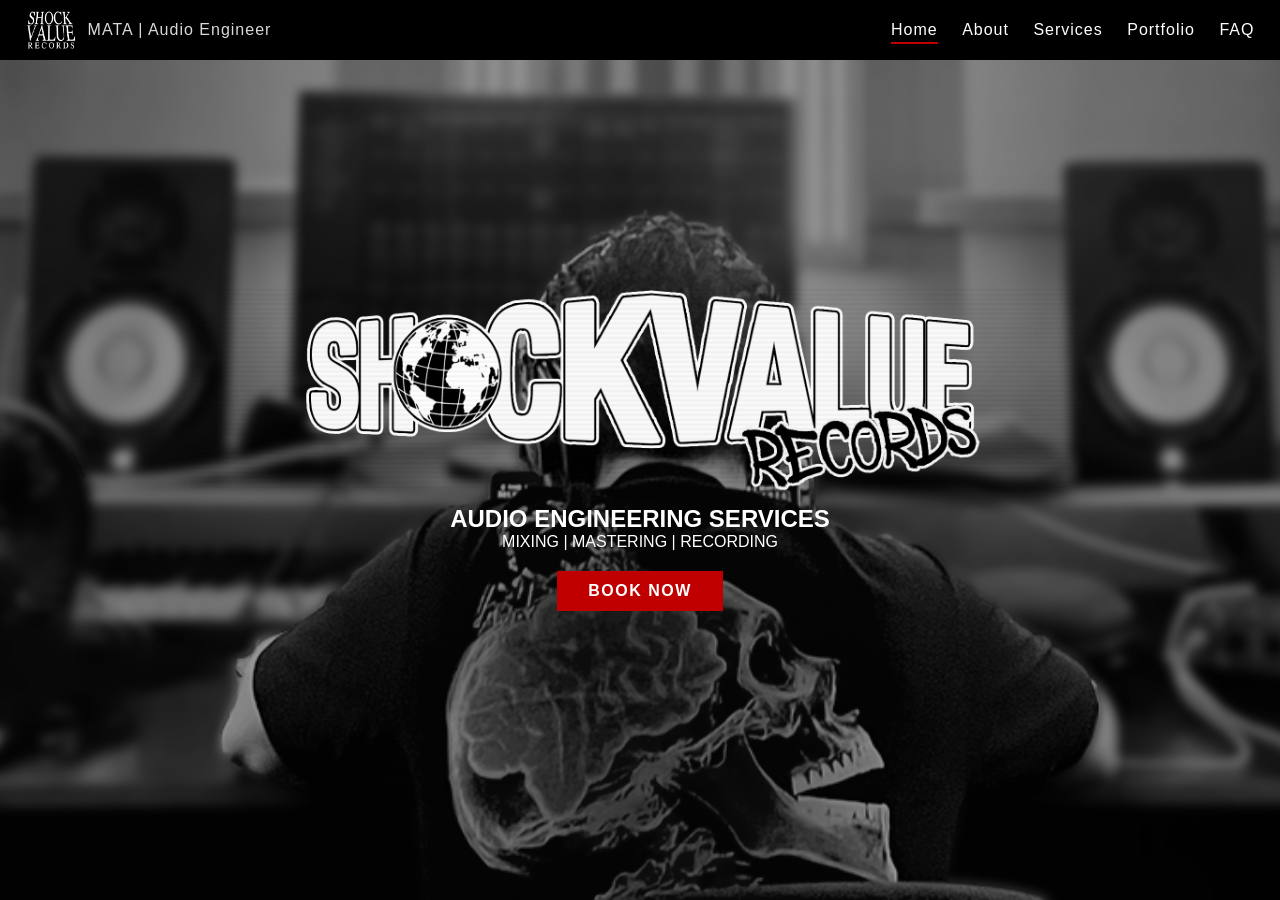
<file: index.html>
<!DOCTYPE html>
<html lang="en">
<head>
  <meta charset="UTF-8">
  <meta name="viewport" content="width=device-width, initial-scale=1.0">
  <title>Shock Value Records</title>

  <link rel="stylesheet" href="assets/style.css">
</head>
<body>
<header class="navbar">
  <div class="nav-container">
    <div class="logo">
  <a href="index.html" class="logo-wrap">
    <img src="assets/images/svrecslogo.png" alt="Shock Value Logo">
    <span class="logo-text">MATA | Audio Engineer</span>
  </a>
</div>

<div class="nav-right">

  <div class="hamburger" id="hamburger">
    <span></span>
    <span></span>
    <span></span>
  </div>

  <nav class="nav-links" id="navLinks">
    <a href="index.html" class="active">Home</a>
    <a href="about.html">About</a>
    <a href="services.html">Services</a>
    <a href="portfolio.html">Portfolio</a>
    <a href="faq.html">FAQ</a>
  </nav>
</div>
  </div>
</header>
	<section class="hero">

  <div class="hero-overlay"></div>

  <div class="hero-content">
    
    <img src="assets/images/svrecs_officiallogo.png"
         alt="Shock Value Records Logo"
         class="hero-logo">

    <h2>AUDIO ENGINEERING SERVICES</h2>
    <p>MIXING | MASTERING | RECORDING</p>

    <a href="https://form.jotform.com/260591308871057" 
   class="btn-primary" 
   target="_blank" 
   rel="noopener">
   BOOK NOW
</a>

  </div>

</section>
	<script src="assets/script.js"></script>
</body>
</html>
</file>
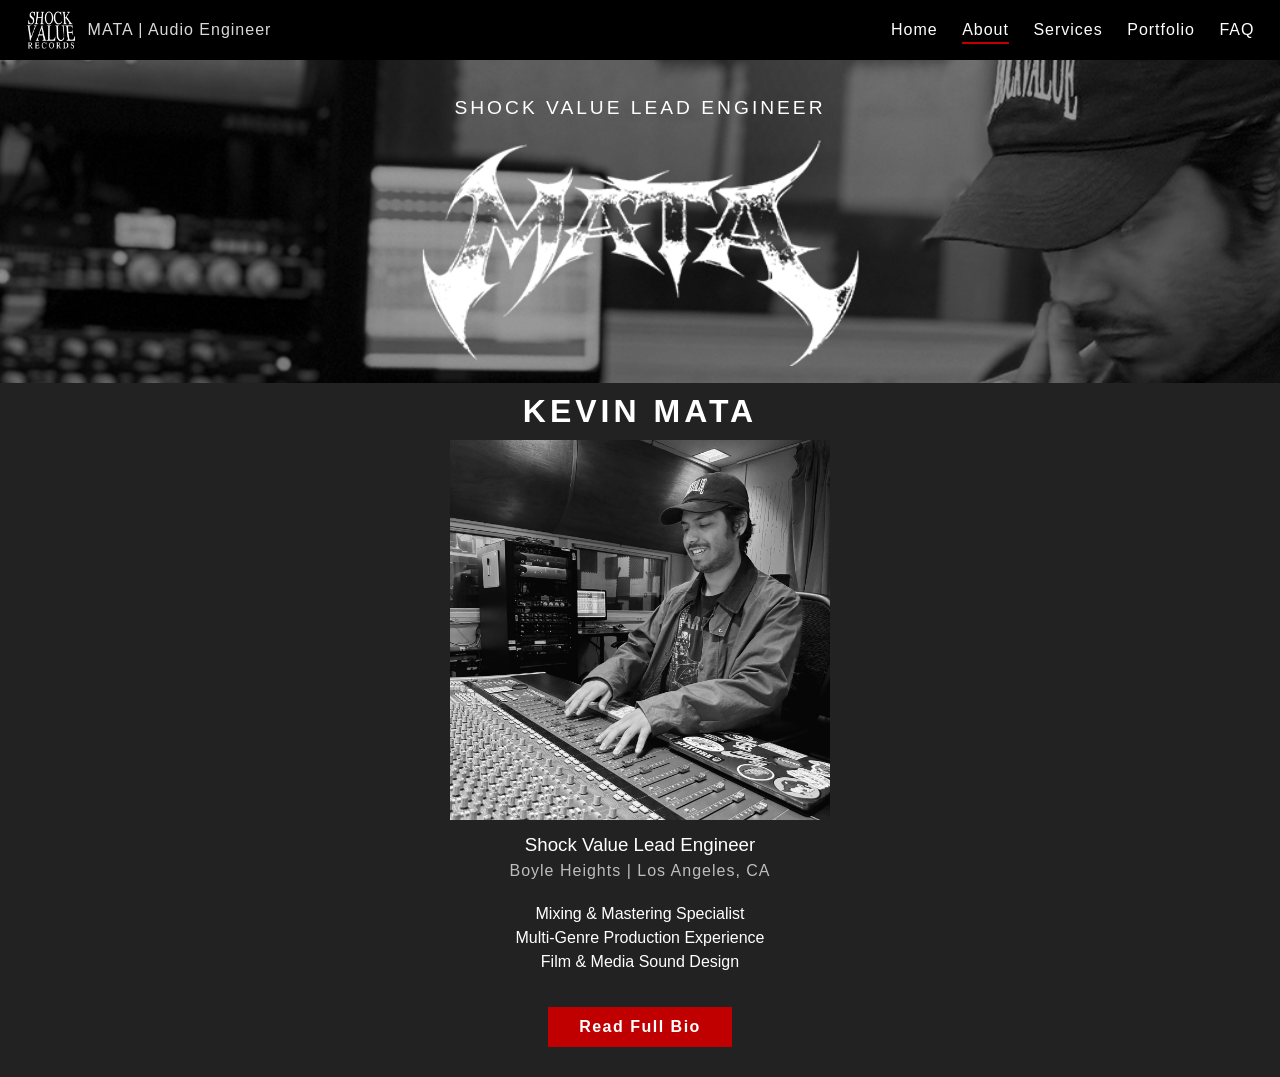
<file: about.html>
<!DOCTYPE html>
<html lang="en">
<head>
  <meta charset="UTF-8">
  <meta name="viewport" content="width=device-width, initial-scale=1.0">
  <title>Shock Value Records</title>

  <link rel="stylesheet" href="assets/style.css">
</head>
<body>
<header class="navbar">
  <div class="nav-container">
    <div class="logo">
  <a href="index.html" class="logo-wrap">
    <img src="assets/images/svrecslogo.png" alt="Shock Value Logo">
    <span class="logo-text">MATA | Audio Engineer</span>
  </a>
</div>

<div class="nav-right">

  <div class="hamburger" id="hamburger">
    <span></span>
    <span></span>
    <span></span>
  </div>

  <nav class="nav-links" id="navLinks">
    <a href="index.html">Home</a>
    <a href="about.html" class="active">About</a>
    <a href="services.html">Services</a>
    <a href="portfolio.html">Portfolio</a>
    <a href="faq.html">FAQ</a>
  </nav>
</div>
  </div>
</header>
	<section class="about-hero">

  <div class="about-hero-overlay"></div>

  <div class="about-hero-content">

    <h1>SHOCK VALUE LEAD ENGINEER</h1>

    <img src="assets/images/aboutmata.jpg"
         alt="Mata Logo"
         class="about-hero-logo">

  </div>

</section>
	<section class="about-intro">

  <div class="about-intro-wrapper">

    <h2 class="about-name">KEVIN MATA</h2>

<img src="assets/images/aboutpic.jpg"
     alt="Kevin Mata"
     class="about-image">

    <h3 class="about-title">Shock Value Lead Engineer</h3>

    <p class="location">Boyle Heights | Los Angeles, CA</p>

    <div class="about-specialties">
      <p>Mixing & Mastering Specialist</p>
      <p>Multi-Genre Production Experience</p>
      <p>Film & Media Sound Design</p>
    </div>

    <a href="#" class="btn-primary" id="bioToggle">Read Full Bio</a>
	  
  </div>
</section>
<section class="about-full-bio" id="fullBio">

  <div class="bio-wrapper">

    <p>
      Kevin Mata is a talented and experienced audio engineer born and raised in Boyle Heights, Los Angeles.
      Growing up in a neighborhood (by mariachi plaza) where music was a powerful form of expression,
      Kevin found his passion early on. With years of experience producing music
      for local artists, his dedication to his craft led him to pursue formal education
      in audio engineering, where he honed his skills in mixing, mastering, and production. He presented a fresh and very unique perspective to the audio world from his eyes.
    </p>

    <p>
      Mata specializes in transforming raw tracks into polished, professional sounds
      ready for the spotlight. A keen ear for detail and a commitment to quality,
      he ensures every element resonates perfectly with the client's vision.
    </p>

    <p>
      Having worked with emerging artists and seasoned professionals alike,
      Kevin brings a personalized approach to every project.
      His expertise spans from professional mixing & mastering, live recording,
      vocal tuning, film & video sound design, and multi cross-genre production.
    </p>

  </div>

</section>
	<script src="assets/script.js"></script>
</body>
</html>
</file>
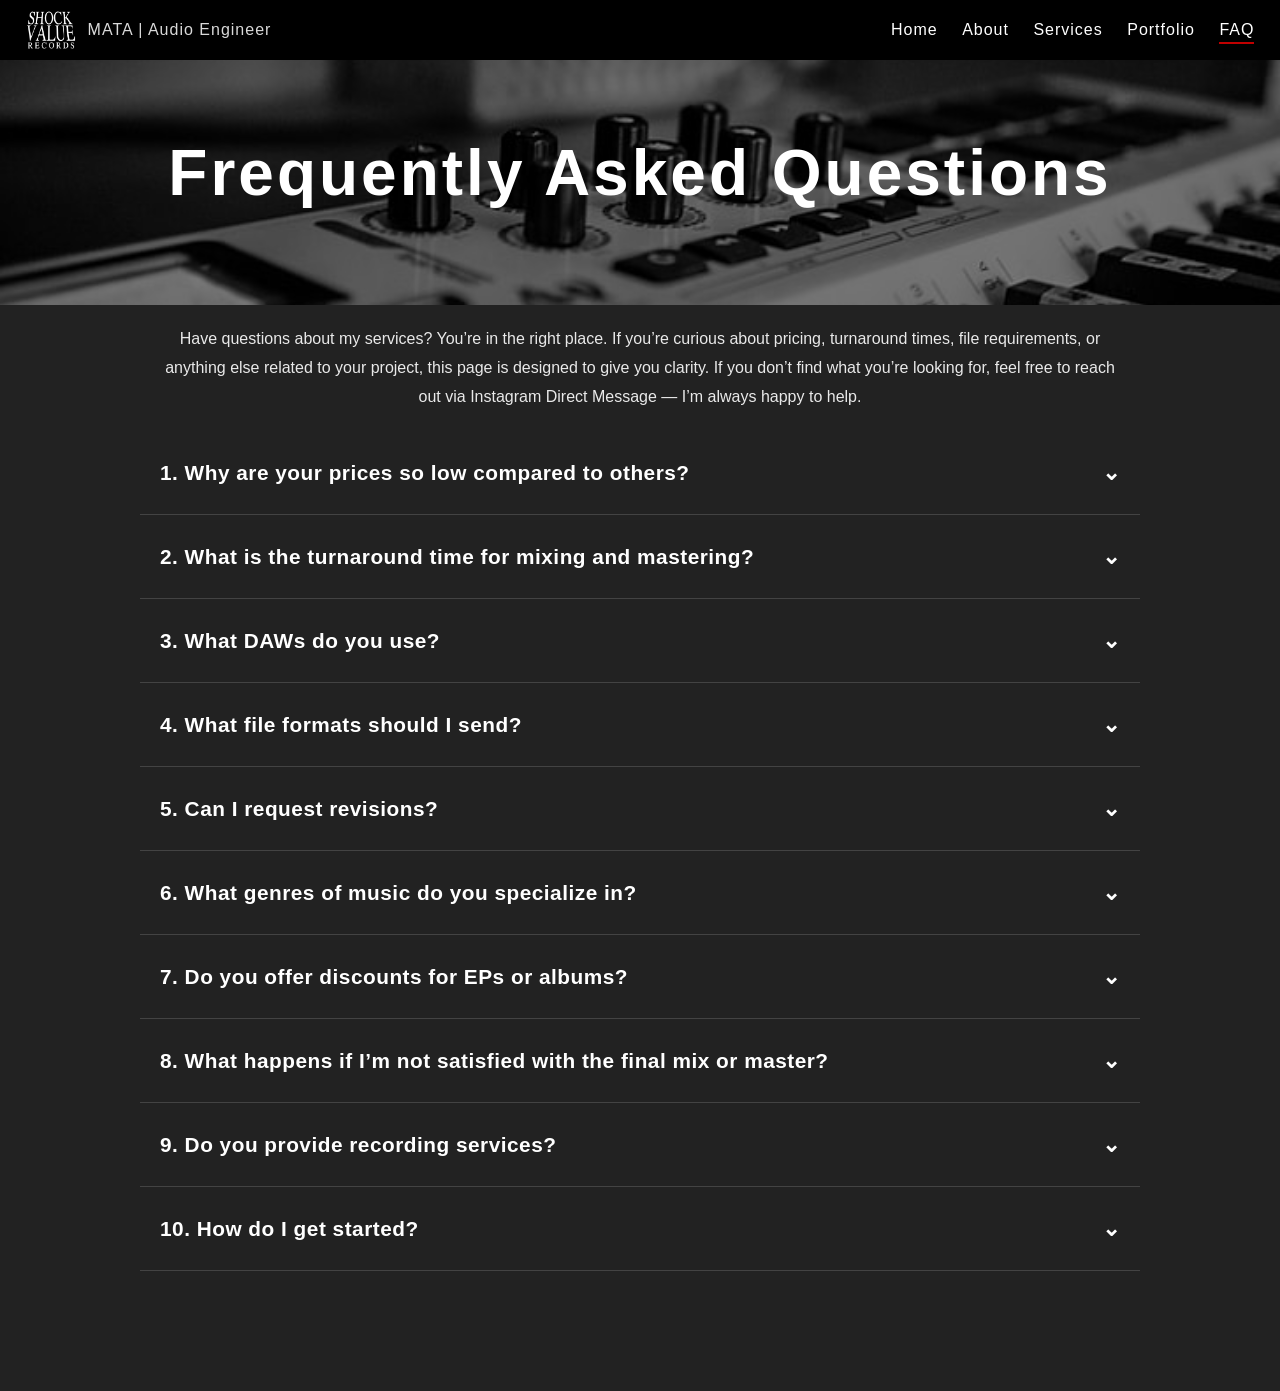
<file: faq.html>
<!DOCTYPE html>
<html lang="en">
<head>
  <meta charset="UTF-8">
  <meta name="viewport" content="width=device-width, initial-scale=1.0">
  <title>FAQ | Shock Value Records</title>

  <link rel="stylesheet" href="assets/style.css">
</head>

<body>

<header class="navbar">
  <div class="nav-container">

    <div class="logo">
      <a href="index.html" class="logo-wrap">
        <img src="assets/images/svrecslogo.png" alt="Shock Value Logo">
        <span class="logo-text">MATA | Audio Engineer</span>
      </a>
    </div>

    <div class="nav-right">

      <div class="hamburger" id="hamburger">
        <span></span>
        <span></span>
        <span></span>
      </div>

      <nav class="nav-links" id="navLinks">
        <a href="index.html">Home</a>
        <a href="about.html">About</a>
        <a href="services.html">Services</a>
        <a href="portfolio.html">Portfolio</a>
        <a href="faq.html" class="active">FAQ</a>
      </nav>

    </div>

  </div>
</header>

<!-- FAQ HERO -->
<section class="faq-hero">

  <div class="faq-hero-overlay"></div>

  <div class="faq-hero-content">
    <h1>Frequently Asked Questions</h1>
  </div>

</section>

<!-- FAQ INTRO -->
<section class="faq-intro">
  <p>
    Have questions about my services? You’re in the right place. 
    If you’re curious about pricing, turnaround times, file requirements, 
    or anything else related to your project, this page is designed to give you clarity.
    If you don’t find what you’re looking for, feel free to reach out via Instagram Direct Message — I’m always happy to help.
  </p>
</section>

<!-- FAQ LIST -->
<section class="faq-section">

  <div class="faq-container">

    <!-- FAQ ITEM 1 -->
<div class="faq-item">
  <div class="faq-question">
    <span class="faq-text">1. Why are your prices so low compared to others?</span>
    <span class="faq-icon">⌄</span>
  </div>
  <div class="faq-answer">
    <p>
      I strongly believe that high-quality music production should be accessible to everyone, regardless of budget. By keeping my pricing fair and competitive, I aim to help independent artists and smaller projects achieve professional-grade sound without breaking the bank. Rest assured, the quality of work is never compromised.
    </p>
  </div>
</div>

<!-- FAQ ITEM 2 -->
<div class="faq-item">
  <div class="faq-question">
    <span class="faq-text">2. What is the turnaround time for mixing and mastering?</span>
    <span class="faq-icon">⌄</span>
  </div>
  <div class="faq-answer">
    <p>
      Turnaround times depend on the complexity of the project. For single songs, it typically takes 3–5 business days. Larger projects such as EPs or albums may require additional time. If you have a specific deadline, please indicate it in the submission form and I will do my best to accommodate it.
    </p>
  </div>
</div>

<!-- FAQ ITEM 3 -->
<div class="faq-item">
  <div class="faq-question">
    <span class="faq-text">3. What DAWs do you use?</span>
    <span class="faq-icon">⌄</span>
  </div>
  <div class="faq-answer">
    <p>
      I primarily use Pro Tools (certified) and FL Studio to deliver professional-quality mixes and masters. I am also highly experienced in Ableton, Logic Pro, Studio One, and Reason. This versatility allows me to work efficiently across different workflows and project formats.
    </p>
  </div>
</div>

<!-- FAQ ITEM 4 -->
<div class="faq-item">
  <div class="faq-question">
    <span class="faq-text">4. What file formats should I send?</span>
    <span class="faq-icon">⌄</span>
  </div>
  <div class="faq-answer">
    <p>
      Please send all audio files in WAV format, preferably at 48kHz and 24-bit for optimal quality. Be sure to properly label and organize your files before submission. Refer to the upload guidelines in the submission form for naming conventions and file organization tips.
    </p>
  </div>
</div>

<!-- FAQ ITEM 5 -->
<div class="faq-item">
  <div class="faq-question">
    <span class="faq-text">5. Can I request revisions?</span>
    <span class="faq-icon">⌄</span>
  </div>
  <div class="faq-answer">
    <p>
      Absolutely. Each project includes two complimentary revisions to ensure you are fully satisfied with the final result. Additional revisions can be accommodated for a small fee. Clear and detailed feedback will help achieve the best possible outcome.
    </p>
  </div>
</div>

<!-- FAQ ITEM 6 -->
<div class="faq-item">
  <div class="faq-question">
    <span class="faq-text">6. What genres of music do you specialize in?</span>
    <span class="faq-icon">⌄</span>
  </div>
  <div class="faq-answer">
    <p>
      I work across a wide range of genres including Hip-Hop, Pop, EDM (House, Drum & Bass, Dubstep, and more), Rock, Jazz, and beyond. No matter the style, I am committed to delivering a mix and master that complements your unique sound and artistic vision.
    </p>
  </div>
</div>

<!-- FAQ ITEM 7 -->
<div class="faq-item">
  <div class="faq-question">
    <span class="faq-text">7. Do you offer discounts for EPs or albums?</span>
    <span class="faq-icon">⌄</span>
  </div>
  <div class="faq-answer">
    <p>
      Yes. I offer customized pricing for larger projects such as EPs and full-length albums. Fill out the order form for a quote tailored specifically to your project’s scope and needs.
    </p>
  </div>
</div>

<!-- FAQ ITEM 8 -->
<div class="faq-item">
  <div class="faq-question">
    <span class="faq-text">8. What happens if I’m not satisfied with the final mix or master?</span>
    <span class="faq-icon">⌄</span>
  </div>
  <div class="faq-answer">
    <p>
      My goal is to ensure every client is fully satisfied. If adjustments are needed, we will address them within the scope of the original request. Revisions are included as outlined above to make sure the final product aligns with your expectations.
    </p>
  </div>
</div>

<!-- FAQ ITEM 9 -->
<div class="faq-item">
  <div class="faq-question">
    <span class="faq-text">9. Do you provide recording services?</span>
    <span class="faq-icon">⌄</span>
  </div>
  <div class="faq-answer">
    <p>
      Yes. If you are located in the greater Los Angeles area, I offer professional recording sessions designed to capture your best performance. Clients are responsible for booking studio time in advance. I can also accommodate select house-call sessions with portable equipment for streamlined setups.
    </p>
  </div>
</div>

<!-- FAQ ITEM 10 -->
<div class="faq-item">
  <div class="faq-question">
    <span class="faq-text">10. How do I get started?</span>
    <span class="faq-icon">⌄</span>
  </div>
  <div class="faq-answer">
    <p>
      Getting started is simple. Fill out the order form available on this website, upload your files, and you will be contacted to confirm project details before work begins. If you have any questions beforehand, feel free to reach out via Instagram Direct Message.
    </p>
  </div>
</div>

  </div>

</section>

<script src="assets/script.js"></script>
</body>
</html>
</file>
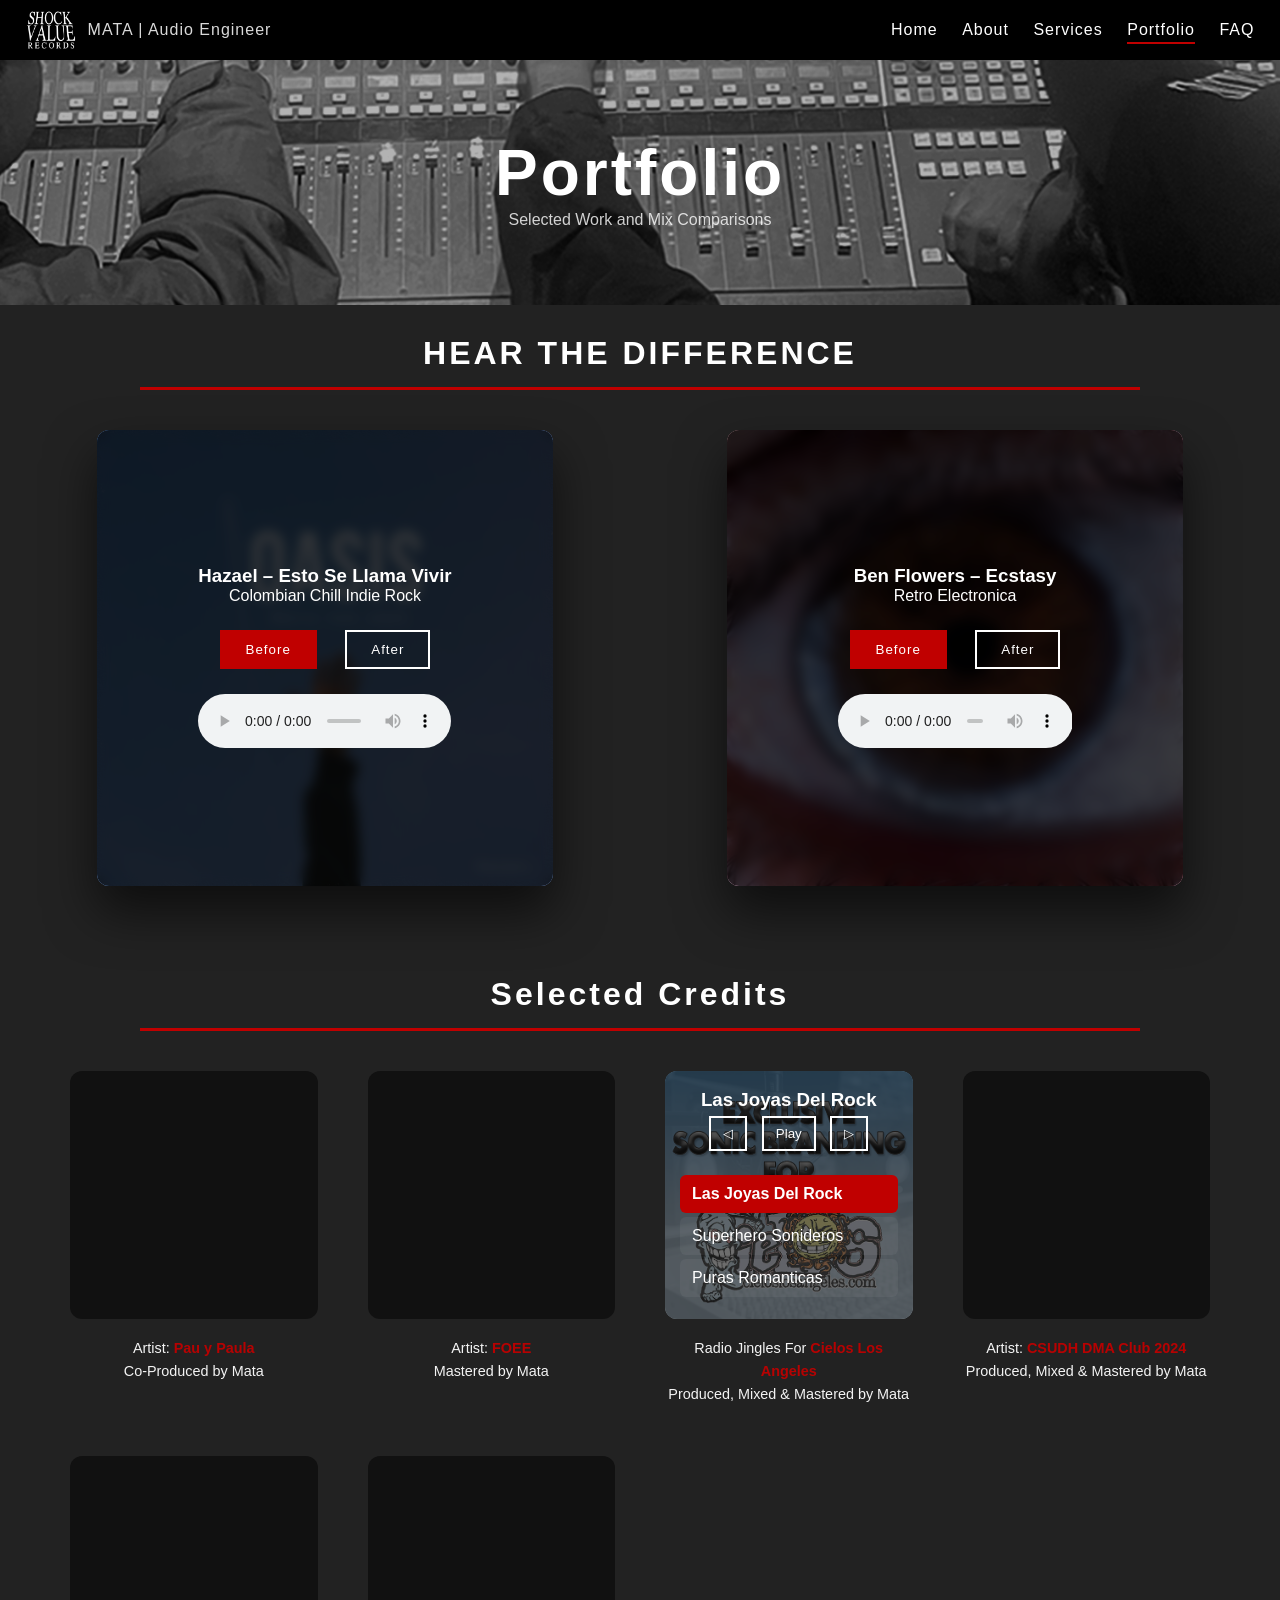
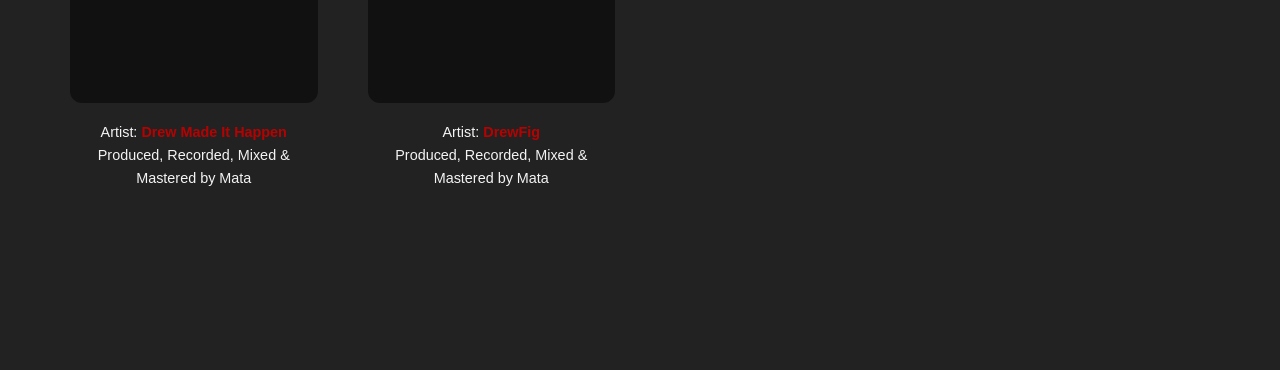
<file: portfolio.html>
<!DOCTYPE html>
<html lang="en">
<head>
  <meta charset="UTF-8">
  <meta name="viewport" content="width=device-width, initial-scale=1.0">
  <title>Portfolio | Shock Value Records</title>

  <link rel="stylesheet" href="assets/style.css">
</head>

<body>

<header class="navbar">
  <div class="nav-container">

    <div class="logo">
      <a href="index.html" class="logo-wrap">
        <img src="assets/images/svrecslogo.png" alt="Shock Value Logo">
        <span class="logo-text">MATA | Audio Engineer</span>
      </a>
    </div>

    <div class="nav-right">

      <div class="hamburger" id="hamburger">
        <span></span>
        <span></span>
        <span></span>
      </div>

      <nav class="nav-links" id="navLinks">
        <a href="index.html">Home</a>
        <a href="about.html">About</a>
        <a href="services.html">Services</a>
        <a href="portfolio.html" class="active">Portfolio</a>
        <a href="faq.html">FAQ</a>
      </nav>

    </div>

  </div>
</header>

<!-- PORTFOLIO HERO -->
<section class="portfolio-hero">

  <div class="portfolio-hero-overlay"></div>

  <div class="portfolio-hero-content">
    <h1>Portfolio</h1>
    <p>Selected Work and Mix Comparisons</p>
  </div>

</section>

<!-- HEAR THE DIFFERENCE -->
<section class="comparison-section">

  <h2 class="section-title">HEAR THE DIFFERENCE</h2>

  <div class="comparison-grid">

    <!-- LEFT COLUMN -->
    <div class="comparison-card"
         data-before="https://github.com/MataMusicEngineer/audio-b4-a4tr/raw/refs/heads/main/Hazael%20-%20Esto%20se%20llama%20vivir%20(Compilacio%CC%81n)%200_02.mp3"
         data-after="https://github.com/MataMusicEngineer/audio-b4-a4tr/raw/refs/heads/main/EstoSeLlamaVivir_Full_Master5.01_02.mp3"
         style="background-image: url('assets/images/hazaelart.jpeg');">

      <div class="comparison-overlay"></div>

      <div class="comparison-content">
        <h3>Hazael – Esto Se Llama Vivir</h3>
        <p class="genre">Colombian Chill Indie Rock</p>

        <div class="toggle-buttons">
          <button class="active-toggle" onclick="switchAudio(this, 'before')">Before</button>
          <button onclick="switchAudio(this, 'after')">After</button>
        </div>

        <audio controls class="comparison-audio">
          <source src="https://github.com/MataMusicEngineer/audio-b4-a4tr/raw/refs/heads/main/Hazael%20-%20Esto%20se%20llama%20vivir%20(Compilacio%CC%81n)%200_02.mp3" type="audio/mpeg">
        </audio>
      </div>

    </div>

    <!-- RIGHT COLUMN - BEN FLOWERS -->
<div class="comparison-card"
     data-before="https://github.com/MataMusicEngineer/audio-b4-a4tr/raw/refs/heads/main/Ecstasy_UnmasteredWAV-02.mp3"
     data-after="https://github.com/MataMusicEngineer/audio-b4-a4tr/raw/refs/heads/main/BenFlowers_FinalMix5_MixMastered-02.mp3"
     style="background-image: url('assets/images/benart.jpg');">

  <div class="comparison-overlay"></div>

  <div class="comparison-content">

    <h3>Ben Flowers – Ecstasy</h3>
    <p class="genre">Retro Electronica</p>

    <div class="toggle-buttons">
      <button class="active-toggle" onclick="switchAudio(this, 'before')">Before</button>
      <button onclick="switchAudio(this, 'after')">After</button>
    </div>

    <audio controls class="comparison-audio">
      <source src="https://github.com/MataMusicEngineer/audio-b4-a4tr/raw/refs/heads/main/Ecstasy_UnmasteredWAV-02.mp3" type="audio/mpeg">
    </audio>

  </div>
</div>

  </div>
<section class="credits-section">

  <h2 class="section-title">Selected Credits</h2>

  <div class="credits-grid">
	  
	  <!-- CREDIT ITEM 5 -->
<div class="credit-card">

  <div class="credit-player">
    <iframe
      src="https://open.spotify.com/embed/track/6A76I8PYRXkK8WqzqvxjqO?utm_source=generator&theme=0"
      allow="autoplay; clipboard-write; encrypted-media; fullscreen; picture-in-picture"
      loading="lazy">
    </iframe>
  </div>

  <div class="credit-info">
    <p>
      Artist:
      <a href="https://open.spotify.com/artist/5gSrEt0LJqECjB8Hg1LFBy"
         target="_blank">
        Pau y Paula
      </a>
    </p>

    <p>Co-Produced by Mata</p>
  </div>

</div>

    <!-- CREDIT ITEM 1 -->
    <div class="credit-card">

      <div class="credit-player">
        <iframe data-testid="embed-iframe"
          src="https://open.spotify.com/embed/track/0Fgjkf7g6sy2BLgRD6Ar7K?utm_source=generator&theme=0"
          allow="autoplay; clipboard-write; encrypted-media; fullscreen; picture-in-picture"
          loading="lazy">
        </iframe>
      </div>

      <div class="credit-info">
        <p>
          Artist:
          <a href="https://music.apple.com/us/artist/foee/1752028701"
             target="_blank">
            FOEE
          </a>
        </p>

        <p>Mastered by Mata</p>
      </div>

    </div>
	  <!-- CREDIT ITEM (PLAYLIST) -->
<div class="credit-card">

  <div class="playlist-player">

    <div class="playlist-overlay">
		

      <h3 id="trackTitle">Joyas</h3>
		

      <div class="playlist-controls">
<button onclick="prevTrack()">◁</button>
<button onclick="playPause()">Play</button>
<button onclick="nextTrack()">▷</button>
      </div>

      <ul class="playlist-list" id="playlistList"></ul>

    </div>

    <audio id="audioPlayer"></audio>

  </div>

  <div class="credit-info">
    <p>
  Radio Jingles For 
  <a href="https://cieloslosangeles.com/" target="_blank">
    Cielos Los Angeles
  </a>
</p>
    <p>Produced, Mixed & Mastered by Mata</p>
  </div>

</div>
	  
<!-- CREDIT ITEM 2 -->
<div class="credit-card">

  <div class="credit-player">
    <iframe
      src="https://w.soundcloud.com/player/?url=https%3A//api.soundcloud.com/tracks/soundcloud%253Atracks%253A1819788666&color=%23ff5500&auto_play=false&hide_related=false&show_comments=false&show_user=false&show_reposts=false&visual=true"
      allow="autoplay">
    </iframe>
  </div>

  <div class="credit-info">
    <p>
      Artist:
      <a href="https://soundcloud.com/dma-club"
         target="_blank">
        CSUDH DMA Club 2024
      </a>
    </p>

    <p>Produced, Mixed & Mastered by Mata</p>
  </div>

</div>	  
	  
<!-- CREDIT ITEM 3 -->
<div class="credit-card">

  <div class="credit-player">
    <iframe
      src="https://w.soundcloud.com/player/?url=https%3A//api.soundcloud.com/playlists/soundcloud%253Aplaylists%253A480808820&color=%23ff5500&auto_play=false&hide_related=false&show_comments=false&show_user=false&show_reposts=false&visual=true"
      allow="autoplay">
    </iframe>
  </div>

  <div class="credit-info">
    <p>
      Artist:
      <a href="https://soundcloud.com/thetrending_sound"
         target="_blank">
        Drew Made It Happen
      </a>
    </p>

    <p>Produced, Recorded, Mixed &amp; Mastered by Mata</p>
  </div>

</div>
	  <!-- CREDIT ITEM 4 -->
<div class="credit-card">

  <div class="credit-player">
    <iframe
      src="https://w.soundcloud.com/player/?url=https%3A//api.soundcloud.com/tracks/soundcloud%253Atracks%253A331459670&color=%23ff5500&auto_play=false&hide_related=false&show_comments=false&show_user=false&show_reposts=false&visual=true"
      allow="autoplay">
    </iframe>
  </div>

  <div class="credit-info">
    <p>
      Artist:
      <a href="https://soundcloud.com/drewfigg"
         target="_blank">
        DrewFig
      </a>
    </p>

    <p>Produced, Recorded, Mixed & Mastered by Mata</p>
  </div>

</div>
  </div>

</section>
	
</section>

<script src="assets/script.js"></script>
</body>
</html>
</file>
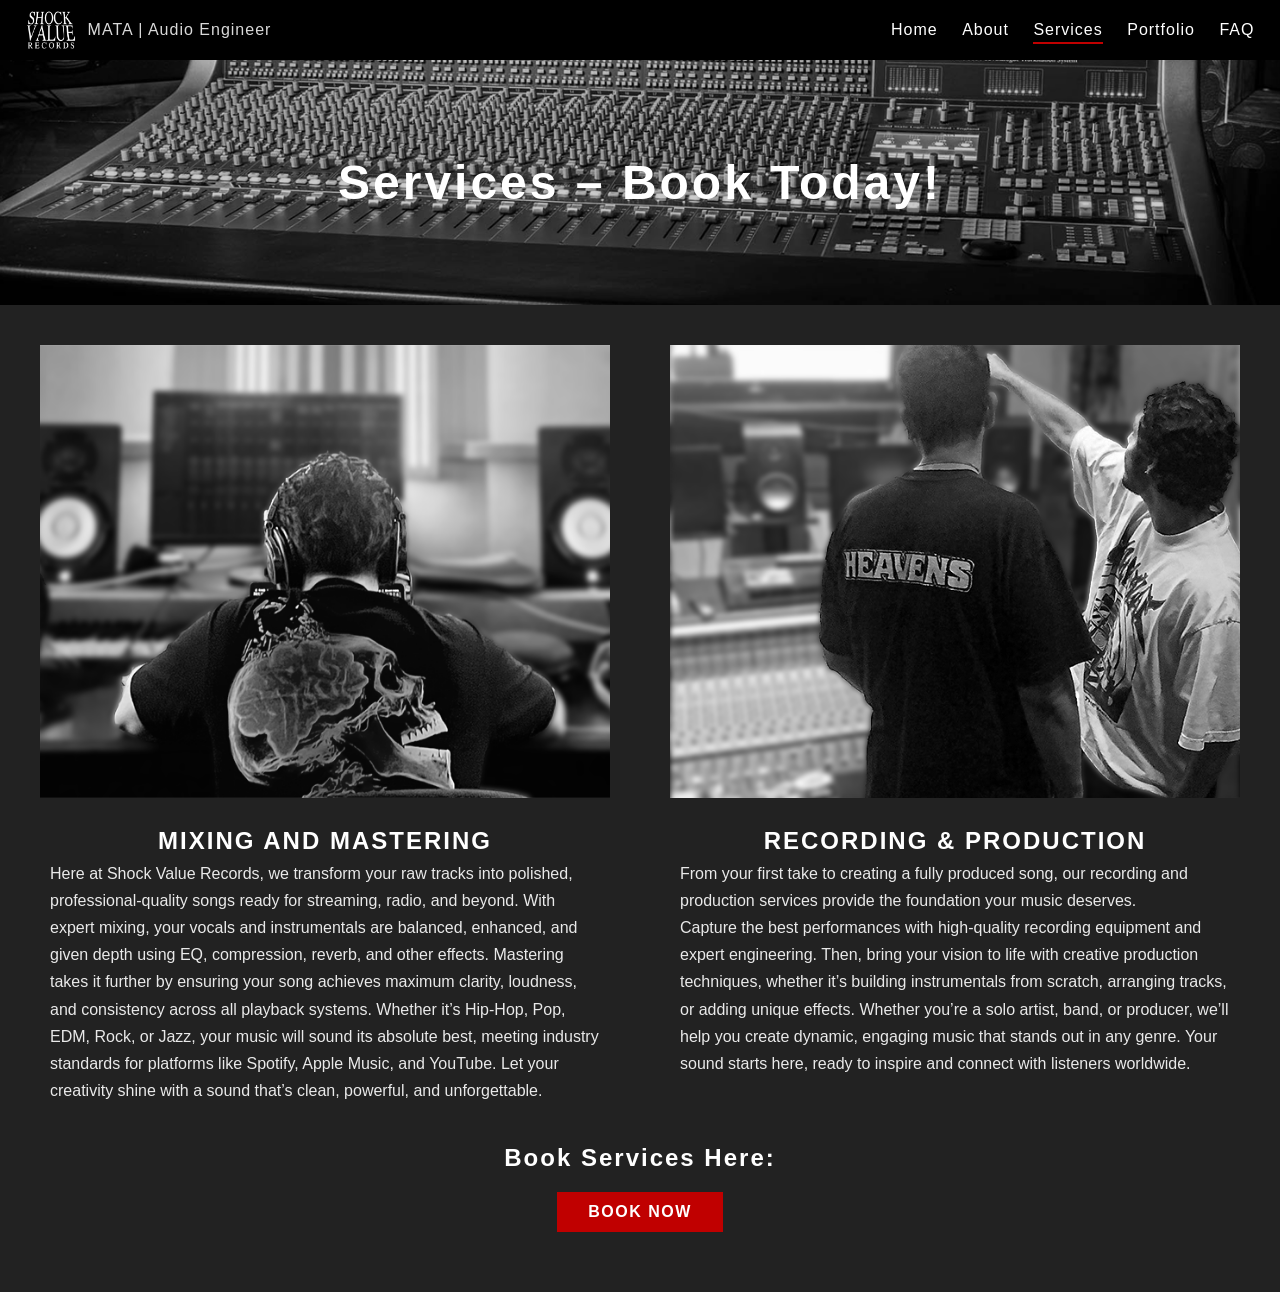
<file: services.html>
<!DOCTYPE html>
<html lang="en">
<head>
  <meta charset="UTF-8">
  <meta name="viewport" content="width=device-width, initial-scale=1.0">
  <title>Services | Shock Value Records</title>

  <link rel="stylesheet" href="assets/style.css">
</head>

<body>

<header class="navbar">
  <div class="nav-container">

    <div class="logo">
      <a href="index.html" class="logo-wrap">
        <img src="assets/images/svrecslogo.png" alt="Shock Value Logo">
        <span class="logo-text">MATA | Audio Engineer</span>
      </a>
    </div>

    <div class="nav-right">

      <div class="hamburger" id="hamburger">
        <span></span>
        <span></span>
        <span></span>
      </div>

      <nav class="nav-links" id="navLinks">
        <a href="index.html">Home</a>
        <a href="about.html">About</a>
        <a href="services.html" class="active">Services</a>
        <a href="portfolio.html">Portfolio</a>
        <a href="faq.html">FAQ</a>
      </nav>

    </div>

  </div>
</header>
<section class="services-hero">

  <div class="services-hero-overlay"></div>

  <div class="services-hero-content">
    <h1>Services – Book Today!</h1>
  </div>

</section>
<section class="services-section">

  <div class="services-grid">

    <!-- LEFT COLUMN -->
    <div class="service-card">
      <img src="assets/images/servicesleft.jpg" alt="Mixing and Mastering">

      <h2>MIXING AND MASTERING</h2>

      <p>
        Here at Shock Value Records, we transform your raw tracks into polished,
        professional-quality songs ready for streaming, radio, and beyond.
        With expert mixing, your vocals and instrumentals are balanced,
        enhanced, and given depth using EQ, compression, reverb, and other effects.
        Mastering takes it further by ensuring your song achieves maximum clarity,
        loudness, and consistency across all playback systems.
        Whether it’s Hip-Hop, Pop, EDM, Rock, or Jazz, your music will sound its absolute best,
        meeting industry standards for platforms like Spotify, Apple Music, and YouTube.
        Let your creativity shine with a sound that’s clean, powerful, and unforgettable.
      </p>
    </div>

    <!-- RIGHT COLUMN -->
    <div class="service-card">
      <img src="assets/images/servicesright.jpg" alt="Recording and Production">

      <h2>RECORDING & PRODUCTION</h2>

      <p> From your first take to creating a fully produced song,
        our recording and production services provide the foundation your music deserves.&nbsp;</p>
      <p>Capture the best performances with high-quality recording equipment
        and expert engineering. Then, bring your vision to life with creative
        production techniques, whether it’s building instrumentals from scratch,
        arranging tracks, or adding unique effects.
        Whether you’re a solo artist, band, or producer, we’ll help you create
        dynamic, engaging music that stands out in any genre.
      Your sound starts here, ready to inspire and connect with listeners worldwide. </p>
    </div>

  </div>

</section>
	<section class="services-book">

  <h2>Book Services Here:</h2>

  <a href="https://form.jotform.com/260591308871057" 
   class="btn-primary" 
   target="_blank" 
   rel="noopener">
   BOOK NOW
</a>

</section>
<script src="assets/script.js"></script>
</body>
</html>
</file>
<file: assets/style.css>
.nav-links a {
  color: white;
  text-decoration: none;
  font-size: 1rem;
  letter-spacing: 1px;
  position: relative;
}

/* Underline animation base */
.nav-links a::after {
  content: "";
  position: absolute;
  left: 0;
  bottom: -6px;
  width: 0%;
  height: 2px;
  background: #c00000;
  transition: width 0.3s ease;
}

/* Hover effect */
.nav-links a:hover::after {
  width: 100%;
}

/* Active page indicator */
.nav-links a.active::after {
  width: 100%;
}
* {
  margin: 0;
  padding: 0;
  box-sizing: border-box;
}

body {
  font-family: Arial, sans-serif;
  background-color: #222222;
  color: white;
}

.navbar {
  background-color: black;
  height: 60px;
  display: flex;
  align-items: center;
  width: 100%;

  position: fixed;
  top: 0;
  left: 0;
  z-index: 1000;
}

.nav-container {
  width: 96%;
  max-width: 1600px;
  margin: 0 auto;
  display: flex;
  justify-content: space-between;
  align-items: center;
}

nav a {
  color: white;
  text-decoration: none;
  margin-left: 20px;
}
.logo-wrap {
  display: flex;
  align-items: center;
  text-decoration: none;
}

.logo img {
  height: 50px;
  width: auto;
  margin-right: 12px;
}

.logo-text {
  font-size: 1.0rem;
  font-weight: 400;
  letter-spacing: 1px;
  color: white;
  opacity: 0.85;
  transition: opacity 0.3s ease;
}

.logo-wrap:hover .logo-text {
  opacity: 1;
}

/* HERO SECTION */
.hero {
  position: relative;
  height: 100vh;

  background-image: url("../assets/images/Web banner.png");
  background-size: cover;
  background-position: center;
  background-repeat: no-repeat;

  display: flex;
  justify-content: center;
  align-items: center;
  text-align: center;
  padding: 0 20px;
}

.hero-overlay {
  position: absolute;
  inset: 0;
  background: rgba(0, 0, 0, 0.4);
}

.hero-content {
  position: relative;
  z-index: 2;
  max-width: 900px;
}

.hero-logo {
  width: 1000px;
  max-width: 100%;
  margin-bottom: 10px;
}

/* BOOK NOW BUTTON */
.btn-primary {
  display: inline-block;
  padding: 10px 30px;

  background-color: #c00000;
  color: white;

  text-decoration: none;
  font-weight: 600;
  font-size: 1.0rem;
  letter-spacing: 1.5px;

  border: 1px solid #c00000;
  border-radius: 0;
	
	margin-top: 20px;

  transition: all 0.3s ease;
}

.btn-primary:hover {
  background-color: transparent;
  color: #c00000;
}

/* NAV RIGHT WRAPPER */
.nav-right {
  display: flex;
  align-items: center;
}

/* HAMBURGER */
.hamburger {
  display: none;
  flex-direction: column;
  cursor: pointer;
  gap: 5px;
}

.hamburger span {
  width: 25px;
  height: 2px;
  background: white;
}

/* DEFAULT NAV LINKS */
.nav-links.active {
  display: flex;
}

/* MOBILE STYLES */
@media (max-width: 900px) {

  .nav-links {
    position: absolute;
    top: 60px;
    right: 0;
    background: black;
    flex-direction: column;
    width: 220px;
    padding: 20px;
    display: none;
  }

  .nav-links a {
    margin-bottom: 15px;
  }

  .hamburger {
    display: flex;
  }

}
/* ABOUT HERO */
.about-hero {
  position: relative;
  height: 383px;

  background-image: url("../assets/images/abouthero.jpg");
  background-size: cover;
  background-position: center;
  background-repeat: no-repeat;

  display: flex;
  justify-content: center;
  align-items: center;
  text-align: center;
}

.about-hero-overlay {
  position: absolute;
  inset: 0;
  background: rgba(0, 0, 0, 0.4);
}

.about-hero-content {
  position: relative;
  z-index: 2;

  display: flex;
  flex-direction: column;
  align-items: center;
  gap: 20px;
	
	transform: translateY(40px);
}

.about-hero h1 {
  font-size: 1.2rem;
  letter-spacing: 2px;
  font-weight: 500;
  letter-spacing: 3px;
  font-weight: 500;
}

.about-hero-logo {
  width: 800px;
  max-width: 100%;
}

/* ABOUT INTRO SECTION */
.about-intro {
  padding: 10px 20px 30px 20px;
  text-align: center;
}

.about-intro-wrapper {
  max-width: 800px;
  margin: 0 auto;
}

.about-image {
  width: 380px;
  max-width: 90%;
  margin-bottom: 10px;
}

.about-name {
  font-size: 2rem;
  letter-spacing: 4px;
  font-weight: 700;
  margin-bottom: 10px;
}

.about-title {
  font-weight: 500;
  margin-bottom: 6px;
}

.location {
  opacity: 0.7;
  margin-bottom: 25px;
  letter-spacing: 1px;
}

.about-specialties p {
  margin: 6px 0;
}

.about-intro .btn-primary {
  margin-top: 30px;
}

/* FULL BIO SECTION */
.about-full-bio {
  max-width: 800px;
  margin: 0px auto 120px auto;
  padding: 10px 10px;

  background: rgba(255, 255, 255, 0.05);  /* subtle light tint */
  border: 1px solid rgba(255, 255, 255, 0.08);

  backdrop-filter: blur(4px); /* optional subtle polish */

  display: none; /* hidden initially */
}

.bio-wrapper p {
  margin-bottom: 20px;
  line-height: 1.7;
  opacity: 0.9;
}

/* SERVICES HERO */
.services-hero {
  position: relative;
  height: 305px;

  background-image: url("../assets/images/serviceshero.jpg");
  background-size: cover;
  background-position: center;
  background-repeat: no-repeat;

  display: flex;
  justify-content: center;
  align-items: center;
  text-align: center;
}

.services-hero-overlay {
  position: absolute;
  inset: 0;
  background: rgba(0, 0, 0, 0.2);
}

.services-hero-content {
  position: relative;
  z-index: 2;
  transform: translateY(30px);
}

.services-hero h1 {
  font-size: clamp(2rem, 4vw, 3rem);
  letter-spacing: 3px;
}
/* SERVICES SECTION */
.services-section {
  padding: 40px 0px;
}

.services-grid {
  max-width: 1200px;
  margin: 0 auto;
  display: grid;
  grid-template-columns: 1fr 1fr;
  gap: 60px;
}

/* SERVICE CARD */
.service-card {
  text-align: center; /* keeps image + title centered */
}

.service-card img {
  width: 100%;
  margin-bottom: 25px;
}

.service-card h2 {
  margin-bottom: 5px;
  letter-spacing: 2px;
}

/* LEFT-ALIGNED PARAGRAPH FOR PROFESSIONAL LOOK */
.service-card p {
  max-width: 550px;
  margin: 0 auto;
  text-align: left;
  line-height: 1.7;
  opacity: 0.9;
}

/* MOBILE STACK */
@media (max-width: 900px) {
  .services-grid {
    grid-template-columns: 1fr;
  }
	.services-section {
    padding: 80px 30px;
  }

  .service-card p {
    max-width: 100%;
  }
}

/* BOOKING SECTION */
.services-book {
  text-align: center;
  padding: 0px 20px 60px 20px;
}

.services-book h2 {
  margin-bottom: 0px;
  letter-spacing: 2px;
}

/* PORTFOLIO HERO */
.portfolio-hero {
  position: relative;
  height: 305px; /* SAME as services hero */

  background-image: url("../assets/images/portfoliohero.png");
  background-size: cover;
  background-position: center;
  background-repeat: no-repeat;

  display: flex;
  justify-content: center;
  align-items: center;
  text-align: center;
}

.portfolio-hero-overlay {
  position: absolute;
  inset: 0;
  background: rgba(0, 0, 0, 0.3); /* same overlay strength */
}

.portfolio-hero-content {
  position: relative;
  z-index: 2;
  transform: translateY(30px);
}

.portfolio-hero h1 {
  font-size: clamp(4rem, 4vw, 3rem);
  letter-spacing: 3px;
  margin-bottom: 1px;
}

.portfolio-hero p {
  opacity: 0.8;
}

/* SECTION TITLE */
.section-title {
  text-align: center;
  margin: 30px 0 40px 0;
  letter-spacing: 3px;
  font-size: 2rem;
  position: relative;
}

.section-title::after {
  content: "";
  display: block;

  width: 100%;
  max-width: 1000px;

  height: 3px;
  background-color: #c00000;

  margin: 15px auto 0 auto;
}

/* GRID LAYOUT */
.comparison-section {
  padding: 0 40px 120px 40px;
}

.comparison-grid {
  max-width: 1300px;
  margin: 0 auto;
  display: grid;
  grid-template-columns: 1fr 1fr;
  gap: 60px;
}

/* CARD */
.comparison-card {
  position: relative;
  width: 80%;
  aspect-ratio: 1 / 1;   /* 🔥 makes it a perfect square */
	
 
  margin: 0 auto;

  padding: 40px;

  background-size: cover;
  background-position: center;
  background-repeat: no-repeat;

  border-radius: 12px;
  overflow: hidden;

  display: flex;
  align-items: center;
  justify-content: center;

  box-shadow: 0 25px 50px rgba(0,0,0,0.6);
}

.comparison-overlay {
  position: absolute;
  inset: 0;
  background: rgba(0,0,0,0.75);
  backdrop-filter: blur(6px);
}

.comparison-content {
  position: relative;
  z-index: 2;
  text-align: center;
  max-width: 500px;
}

/* BUTTONS */
.toggle-buttons {
  margin: 25px 0;
}

.toggle-buttons button {
  background: transparent;
  border: 2px solid #ffffff;
  color: #ffffff;
  padding: 10px 24px;
  margin: 0 12px;
  cursor: pointer;
  letter-spacing: 1px;
  transition: 0.3s ease;
}

.toggle-buttons button:hover {
  background: #c00000;
  border-color: #c00000;
  color: #fff;
}

.comparison-audio {
  width: 100%;
  max-width: 400px;
}

/* EMPTY CARD */
.empty-card {
  background-color: #111;
}

/* MOBILE STACK */
@media (max-width: 1000px) {
  .comparison-grid {
    grid-template-columns: 1fr;
  }
}
/* ACTIVE TOGGLE BUTTON */
.toggle-buttons button.active-toggle {
  background: #c00000;
  border-color: #c00000;
  color: #ffffff;
}

/* existing mobile rules */
@media (max-width: 1000px) {
  .comparison-grid {
    grid-template-columns: 1fr;
  }
}

/* ABOUT AND PORTFOLIO HERO MOBILE ADJUSTMENT */
@media (max-width: 900px) {

  .about-hero {
    background-position: 70% center;
  }
	  .portfolio-hero {
    background-position: 75% center;
  }

}

/* FAQ HERO */
.faq-hero {
  position: relative;
  height: 305px;

  background-image: url("../assets/images/faqhero.jpg");
  background-size: cover;
  background-position: center;
  background-repeat: no-repeat;

  display: flex;
  align-items: center;
  justify-content: center;
  text-align: center;
}

.faq-hero-overlay {
  position: absolute;
  inset: 0;
  background: rgba(0,0,0,0.5);
}

.faq-hero-content {
  position: relative;
  z-index: 2;
  transform: translateY(20px);
}

.faq-hero h1 {
  font-size: clamp(3rem, 5vw, 4rem);
  letter-spacing: 3px;
}

/* FAQ INTRO */
.faq-intro {
  max-width: 1010px;
  margin: 20px auto 20px auto;
  padding: 0 30px;
  text-align: center;
  line-height: 1.8;
  opacity: 0.9;
}

/* FAQ SECTION */
.faq-section {
  padding: 0 30px 120px 30px;
}

.faq-container {
  max-width: 1000px;
  margin: 0 auto;
}

/* FAQ ITEM */
.faq-item {
  border-bottom: 1px solid rgba(255,255,255,0.15);
  padding: 28px 20px;
  cursor: pointer;
  transition: background 0.3s ease;
}

.faq-item:hover {
  background: rgba(255,255,255,0.03);
}

/* QUESTION ROW */
.faq-question {
  font-size: 1.3rem;
  font-weight: 600;
  display: flex;
  justify-content: space-between;
  align-items: center;
  letter-spacing: 0.5px;
}

/* Chevron icon */
.faq-icon {
  font-size: 1.4rem;
  transition: transform 0.3s ease;
}

/* Rotate chevron when open */
.faq-item.active .faq-icon {
  transform: rotate(180deg);
}

/* ANSWER */
.faq-answer {
  max-height: 0;
  overflow: hidden;
  transition: 
    max-height 0.4s ease,
    opacity 0.3s ease,
    transform 0.3s ease;
  margin-top: 0;
  line-height: 1.75;
  opacity: 0;
  transform: translateY(-5px);
}

/* ACTIVE STATE */
.faq-item.active .faq-answer {
  max-height: 600px;
  margin-top: 18px;
  opacity: 0.95;
  transform: translateY(0);
}

/* Optional subtle red highlight when active */
.faq-item.active .faq-question {
  color: #c00000;
}

/* =========================
   CREDITS SECTION
========================= */

.credits-section {
  padding: 60px 30px;
}

.credits-grid {
  max-width: 1300px;
  margin: 0 auto;

  display: grid;
  grid-template-columns: repeat(4, 1fr);
  gap: 50px;
}

.credit-card {
  text-align: center;
}

.credit-player {
  width: 100%;
  aspect-ratio: 1 / 1;
  border-radius: 12px;
  overflow: hidden;
  background: #111;
}

/* Make Spotify fill square */
.credit-player iframe {
  width: 100%;
  height: 100%;
  border: none;
}

.credit-info {
  margin-top: 18px;
  font-size: 0.9rem;
  line-height: 1.6;
  opacity: 0.95;
}

/* Artist link in red */
.credit-info a {
  color: #c00000;
  text-decoration: none;
  font-weight: 600;
}

.credit-info a:hover {
  text-decoration: underline;
}

/* Responsive */

@media (max-width: 1100px) {
  .credits-grid {
    grid-template-columns: repeat(2, 1fr);
  }
}

@media (max-width: 600px) {
  .credits-grid {
    grid-template-columns: 1fr;
  }
}

/* Full-width header inside grid */
.grid-header {
  grid-column: 1 / -1;
  text-align: center;
  margin: 60px 0 20px 0;
}

/* Playlist player styled like credit-player */
.playlist-player {
  position: relative;
  width: 100%;
  aspect-ratio: 1 / 1;

  background: url("assets/images/playlistcover.jpg") center/cover no-repeat;

  border-radius: 12px;
  overflow: hidden;

  display: flex;
  align-items: center;
  justify-content: center;
}

.playlist-overlay {
  background: rgba(0,0,0,0.6);
  width: 100%;
  height: 100%;

  display: flex;
  flex-direction: column;
  justify-content: center;
  align-items: center;

  text-align: center;
  padding: 20px;
}

.playlist-controls button {
  margin: 10px;
  padding: 10px 15px;
  border: 2px solid white;
  background: none;
  color: white;
  cursor: pointer;
}

.playlist-controls button:hover {
  background: white;
  color: black;
}
/* Full-width header inside grid */
.grid-header {
  grid-column: 1 / -1;
  text-align: center;
  margin: 60px 0 20px 0;
}

/* Playlist player styled like credit-player */
.playlist-player {
  position: relative;
  width: 100%;
  aspect-ratio: 1 / 1;

  background: url("assets/images/playlistcover.jpg") center/cover no-repeat;

  border-radius: 12px;
  overflow: hidden;

  display: flex;
  align-items: center;
  justify-content: center;
}

.playlist-overlay {
  background: rgba(0,0,0,0.6);
  width: 100%;
  height: 100%;

  display: flex;
  flex-direction: column;
  justify-content: center;
  align-items: center;

  text-align: center;
  padding: 20px;
}

.playlist-controls button {
  margin: 10px;
  padding: 10px 15px;
  border: 2px solid white;
  background: none;
  color: white;
  cursor: pointer;
}

.playlist-controls button:hover {
  background: white;
  color: black;
}

/* Playlist player (same size as credit-player) */
.playlist-player {
  position: relative;
  width: 100%;
  aspect-ratio: 1 / 1;

  background: url("images/Cielos_Exclusive.png") center/cover no-repeat;

  border-radius: 12px;
  overflow: hidden;

  display: flex;
  align-items: center;
  justify-content: center;
}

.playlist-overlay {
  background: rgba(0,0,0,0.6);
  width: 100%;
  height: 100%;

  display: flex;
  flex-direction: column;
  justify-content: center;
  align-items: center;

  padding: 15px;
  text-align: center;
}

.playlist-controls button {
  margin: 5px;
  padding: 8px 12px;
  border: 2px solid white;
  background: none;
  color: white;
  cursor: pointer;
}

.playlist-controls button:hover {
  background: white;
  color: black;
}

/* Playlist list */
.playlist-list {
  margin-top: 15px;
  padding: 0;
  list-style: none;
  width: 100%;
}

.playlist-list li {
  padding: 10px 12px;
  margin: 4px 0;
  background: rgba(255,255,255,0.05);
  border-radius: 6px;
  cursor: pointer;
  transition: 0.2s ease;
  text-align: left;
}

.playlist-list li:hover {
  background: rgba(255,255,255,0.15);
}

/* ACTIVE TRACK */
.playlist-list li.active {
  background: #c00000;
  color: white;
  font-weight: 600;
}
</file>
